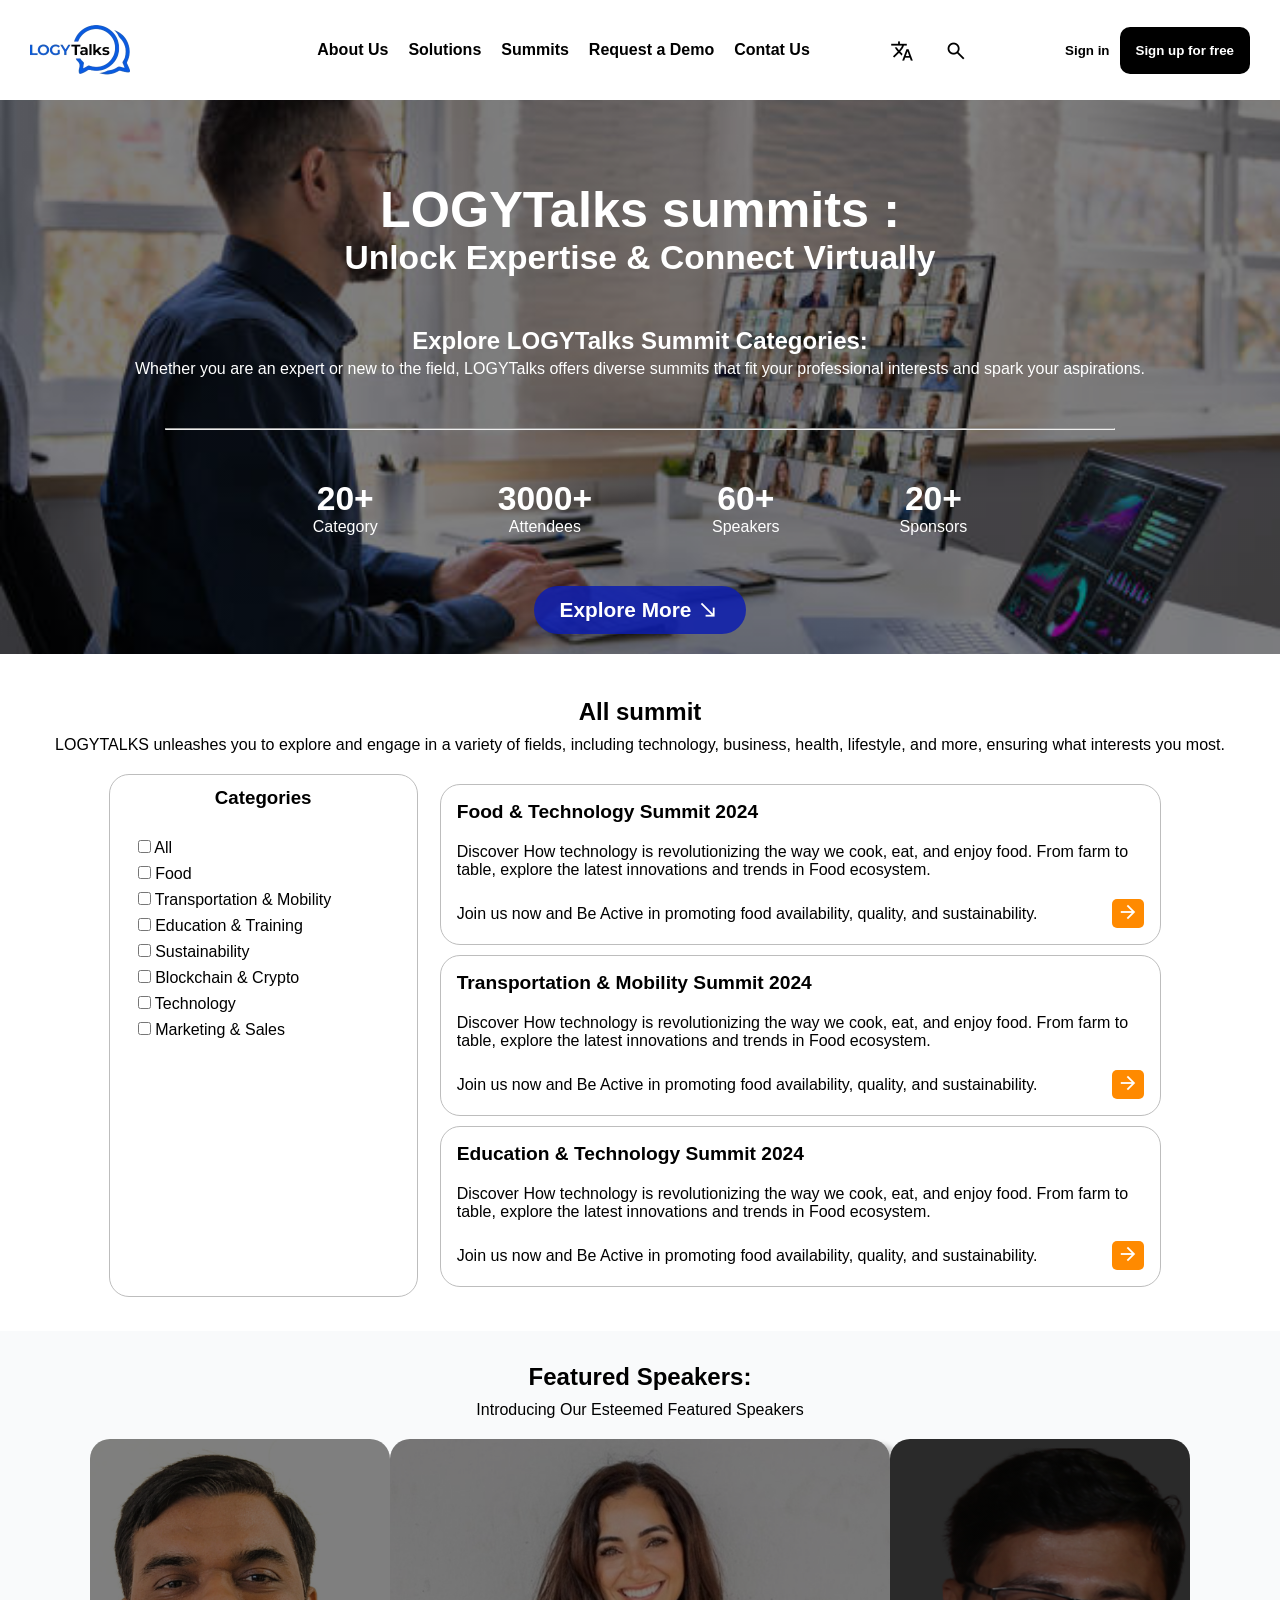
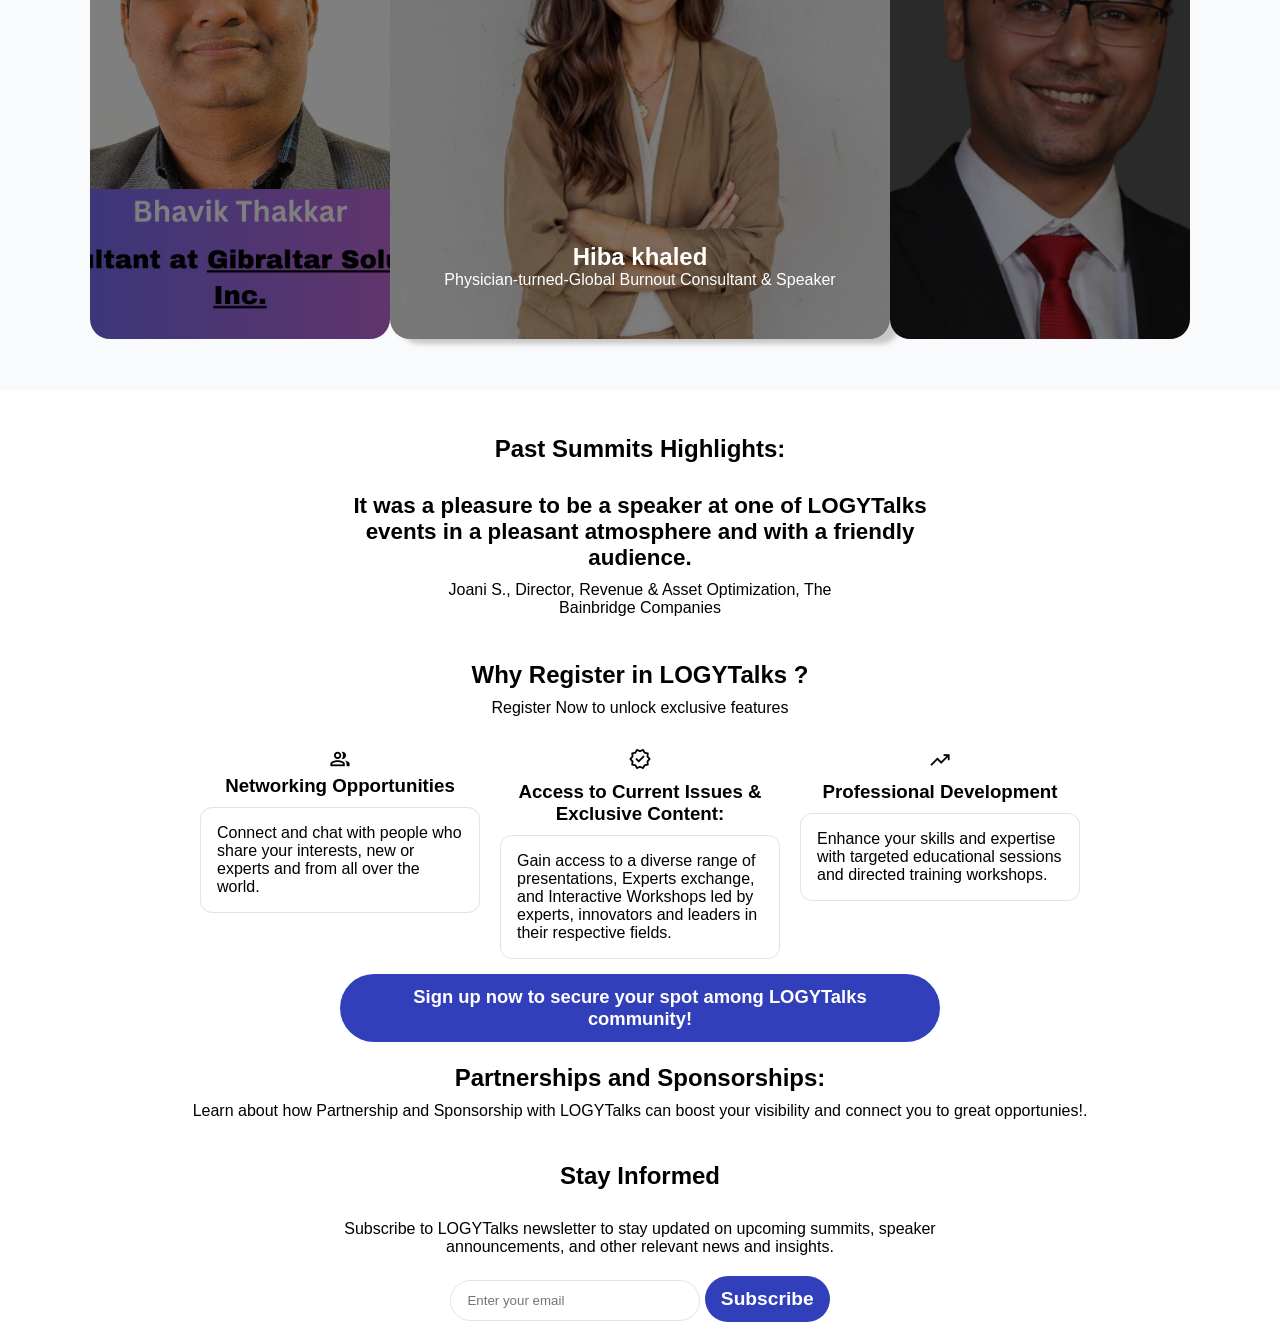
<file: all_summit_page/index.html>
<!DOCTYPE html>
<html lang="en">
  <head>
    <meta charset="UTF-8" />
    <meta name="viewport" content="width=device-width, initial-scale=1.0" />

    <title>LogyTalks summits</title>

    <style>
      .material-symbols-outlined {
        font-variation-settings: "FILL" 0, "wght" 400, "GRAD" 0, "opsz" 18;
      }
    </style>

    <link
      rel="stylesheet"
      href="https://fonts.googleapis.com/css2?family=Material+Symbols+Outlined:opsz,wght,FILL,GRAD@20..48,100..700,0..1,-50..200"
    />
    <link rel="stylesheet" href="styles.css" />
  </head>
  <body>
    <!-- This is a modified version of the navigation of the site  -->
    <header class="header-container">
      <img
        src="images/logytalks_logo-removebg-preview (1).png"
        alt="company-logo"
        width="100px"
        height="100px"
      />
      <div class="nav-middle">
        <nav class="nav-links">
          <ul>
            <li><a href="#">About Us</a></li>
            <li><a href="#">Solutions</a></li>
            <li><a href="#">Summits</a></li>
            <li><a href="#">Request a Demo</a></li>
            <li><a href="#">Contat Us</a></li>
          </ul>
        </nav>
        <div class="icons">
          <div>
            <span class="material-symbols-outlined"> translate </span>
          </div>
          <div>
            <span class="material-symbols-outlined">Search</span>
          </div>
        </div>
      </div>
      <div class="nav-right">
        <div class="CTAS">
          <button class="signin">Sign in</button>
          <button class="signup">Sign up for free</button>
        </div>
      </div>
    </header>

    <main>
      <section class="hero-section">
        <div class="hero-content">
          <div class="hero-header">
            <h1>LOGYTalks summits :</h1>
            <p>Unlock Expertise & Connect Virtually</p>
          </div>
          <div class="hero-subHeader">
            <h2 class="sub-Header">Explore LOGYTalks Summit Categories:</h2>
            <p>
              Whether you are an expert or new to the field, LOGYTalks offers
              diverse summits that fit your professional interests and spark
              your aspirations.
            </p>
          </div>
          <hr />
          <div class="numbers">
            <div>
              <p class="number">20+</p>
              <p>Category</p>
            </div>
            <div>
              <p class="number">3000+</p>
              <p>Attendees</p>
            </div>

            <div>
              <p class="number">60+</p>
              <p>Speakers</p>
            </div>
            <div>
              <p class="number">20+</p>
              <p>Sponsors</p>
            </div>
          </div>
          <div class="explore-container">
            <button class="explore-btn btn">
              Explore More<span class="material-symbols-outlined">
                south_east
              </span>
            </button>
          </div>
        </div>
      </section>
      <section class="main-section section-container">
        <div class="main-header">
          <h1 class="main-title">All summit</h1>
          <p>
            LOGYTALKS unleashes you to explore and engage in a variety of
            fields, including technology, business, health, lifestyle, and more,
            ensuring what interests you most.
          </p>
        </div>

        <div class="categories">
          <div class="categories-filter">
            <h3>Categories</h3>
            <div class="filter">
              <div><input type="checkbox" /> <span>All</span></div>
              <div><input type="checkbox" /> <span>Food</span></div>
              <div>
                <input type="checkbox" />
                <span>Transportation & Mobility</span>
              </div>
              <div>
                <input type="checkbox" /> <span>Education & Training</span>
              </div>
              <div><input type="checkbox" /> <span>Sustainability</span></div>
              <div>
                <input type="checkbox" /> <span>Blockchain & Crypto</span>
              </div>
              <div><input type="checkbox" /> <span>Technology</span></div>
              <div>
                <input type="checkbox" /> <span>Marketing & Sales</span>
              </div>
            </div>
          </div>
          <div class="categories-container">
            <div class="categories-description">
              <p class="category-title">Food & Technology Summit 2024</p>
              <p>
                Discover How technology is revolutionizing the way we cook, eat,
                and enjoy food. From farm to table, explore the latest
                innovations and trends in Food ecosystem.
              </p>

              <div class="categories-cta">
                <p>
                  Join us now and Be Active in promoting food availability,
                  quality, and sustainability.
                </p>
                <div>
                  <button class="btn-category">
                    <span class="material-symbols-outlined">
                      arrow_forward
                    </span>
                  </button>
                </div>
              </div>
            </div>
            <div class="categories-description">
              <p class="category-title">
                Transportation & Mobility Summit 2024
              </p>
              <p>
                Discover How technology is revolutionizing the way we cook, eat,
                and enjoy food. From farm to table, explore the latest
                innovations and trends in Food ecosystem.
              </p>

              <div class="categories-cta">
                <p>
                  Join us now and Be Active in promoting food availability,
                  quality, and sustainability.
                </p>
                <div>
                  <button class="btn-category">
                    <span class="material-symbols-outlined">
                      arrow_forward
                    </span>
                  </button>
                </div>
              </div>
            </div>
            <div class="categories-description">
              <p class="category-title">Education & Technology Summit 2024</p>
              <p>
                Discover How technology is revolutionizing the way we cook, eat,
                and enjoy food. From farm to table, explore the latest
                innovations and trends in Food ecosystem.
              </p>
              <div class="categories-cta">
                <p>
                  Join us now and Be Active in promoting food availability,
                  quality, and sustainability.
                </p>
                <div>
                  <button class="btn-category">
                    <span class="material-symbols-outlined">
                      arrow_forward
                    </span>
                  </button>
                </div>
              </div>
            </div>
          </div>
        </div>
      </section>
      <section class="speakers-section section-container">
        <div class="speakers-header">
          <h1 class="speakers-title">Featured Speakers:</h1>
          <p>Introducing Our Esteemed Featured Speakers</p>
        </div>
        <div class="speakers-container">
          <div class="first"></div>
          <div class="middle">
            <div>
              <h1>Hiba khaled</h1>
              <p>Physician-turned-Global Burnout Consultant & Speaker</p>
            </div>
          </div>
          <div class="last"></div>
        </div>
      </section>
      <section class="testimonials-section section-container">
        <h1 class="testimonials-title">Past Summits Highlights:</h1>
        <div class="testimonials-content">
          <p class="testimonials-quote">
            It was a pleasure to be a speaker at one of LOGYTalks events in a
            pleasant atmosphere and with a friendly audience.
          </p>
          <p class="testimonials-author">
            Joani S., Director, Revenue & Asset Optimization, The Bainbridge
            Companies
          </p>
        </div>
      </section>
      <section class="registration-section">
        <div class="registration-content">
          <div class="registration-header">
            <h1 class="registration-title">Why Register in LOGYTalks ?</h1>
            <p>Register Now to unlock exclusive features</p>
          </div>
          <div class="registration-benefits">
            <div class="cell">
              <div>
                <span class="material-symbols-outlined"> group </span>
                <h3>Networking Opportunities</h3>
              </div>
              <div class="benefits">
                <p>
                  Connect and chat with people who share your interests, new or
                  experts and from all over the world.
                </p>
              </div>
            </div>
            <div class="cell">
              <span class="material-symbols-outlined"> verified </span>
              <h3>Access to Current Issues & Exclusive Content:</h3>
              <div class="benefits">
                <p>
                  Gain access to a diverse range of presentations, Experts
                  exchange, and Interactive Workshops led by experts, innovators
                  and leaders in their respective fields.
                </p>
              </div>
            </div>
            <div class="cell cell-middle">
              <span class="material-symbols-outlined"> trending_up </span>
              <h3>Professional Development</h3>
              <div class="benefits">
                <p>
                  Enhance your skills and expertise with targeted educational
                  sessions and directed training workshops.
                </p>
              </div>
            </div>
          </div>
          <div>
            <button class="register-btn btn">
              Sign up now to secure your spot among LOGYTalks community!
            </button>
          </div>
        </div>
      </section>
      <section class="partnerships-section">
        <div class="partnerships-header">
          <h1 class="partnerships-title">Partnerships and Sponsorships:</h1>
          <p>
            Learn about how Partnership and Sponsorship with LOGYTalks can boost
            your visibility and connect you to great opportunies!.
          </p>
        </div>
        <div class="partnerships-content"></div>
      </section>
      <section class="subscription-section">
        <div>
          <h1>Stay Informed</h1>
        </div>
        <div class="subscription-content">
          <p>
            Subscribe to LOGYTalks newsletter to stay updated on upcoming
            summits, speaker announcements, and other relevant news and
            insights.
          </p>
          <form>
            <input type="email" id="email" placeholder="Enter your email" />
            <button type="submit" class="subscribe">Subscribe</button>
          </form>
        </div>
      </section>
    </main>
  </body>
</html>
</file>
<file: all_summit_page/styles.css>
*{
  margin: 0;
  padding: 0;
  box-sizing: border-box;
  font-family: Arial, Helvetica, sans-serif;
}

ul{
  list-style-type: none;
}

a{
 text-decoration: none; 
 color:black;
}

a:hover{
  color:rgba(14,30,175,0.85);
  cursor: pointer;
  
}

.header-container{
  display: flex;
  align-items: center;
  justify-content: space-between;
  padding-inline: 30px;
}
  
.icons{
display: flex;
align-items: center;
margin-top: 5px;
gap: 30px;
cursor: pointer;
}

.nav-links ul{
  display: flex; 
  gap: 20px;
  font-weight: 700;
}

.nav-middle{
  display: flex;
  gap: 80px;
  align-items: center;
  margin-left: 100px;
}
  
.signin{
  border: none;
  background-color: white;
  font-weight: 700;
  cursor: pointer;
  margin: 10px;
}


.signup{
  background-color: #000;
  color: #fff;
  padding: 16px;
  border-radius: 10px;
  border: none;
  cursor: pointer;
  font-weight: 700;
}
  
.signup:hover{
  background-color:#000000b1 ;
}

.CTAS{
  display: flex;
  align-items: center;
}




.hero-section{
  background-image:linear-gradient(
    rgba(0,0,0,0.5),
    rgba(0,0,0,0.5)),url('images/Copy\ of\ SUMMIT\ COVER\ 2\ .jpg');
  background-size: cover;
  background-position: center;
  display: flex;
  align-items: center;
  justify-content: center;
  color: #fff;
  
  text-align: center;
  /* padding: 12px; */
}


main{
  display: flex;
  flex-direction: column;
  gap: 12px;
}

.hero-header{
  font-size: 2.1rem;
  font-weight: bold;
}

@media (max-width: 500px) {
  .hero-header {
    font-size: 1.1rem;
  }
}

.hero-content{
  display: flex;
  flex-direction: column;
  align-items: center;
  gap: 50px;
  margin-top: 80px;
}

.sub-Header{
  margin-bottom: 5px;
}

hr{
  width: 950px;
}

@media (max-width:500px){
  .header-container{
    display: none;
  }
}

@media (max-width: 500px) {
  hr {
    width: 350px;
  }
}

@media (max-width: 500px) {
  .categories{
    flex-direction: column;
  }
 
}

@media (max-width: 500px) {
  .filter{
    display: flex;
  }
}

@media (max-width:500px){
  .categories-filter{
    width: 10%;
  }
}

@media (max-width:500px){
  .categories-container{
    width: 100%;
  }
}

/* @media (max-width:500px){
  .categories{
    display: grid;
    grid-template-rows: repeat(2,1fr);
  }
} */

.numbers{
  display: flex;
  flex-wrap: wrap; 
  align-items: center; 
  justify-content: center;
  gap: 120px;
}

.number{
font-weight: bold;
font-size: 2.1rem;
}


.btn{
  background-color: rgba(14,30,175,0.85);
  cursor:pointer;
  border: none;
  color: white;
  border-radius: 50px;
  font-weight: bold;
}

.explore-btn{
  display: flex;
  align-items: center;
  gap: 5px;
  padding: 12px 26px;
  font-size: 1.3rem;
  
  margin-bottom: 20px;
  transition: transform 500ms;
}

.explore-btn:hover{
  background-color: rgba(14,30,175);
  transform: translateY(0.75rem);
}

.section-container{
  display: flex;
  flex-direction: column;
  gap: 20px;
  padding: 22px;
}


.main-header,.speakers-header{
  text-align: center;
  /* max-width: 680px; */
  margin: 0 auto;
}

.main-title,.speakers-title,.testimonials-title,.registration-title,.partnerships-title{
  margin: 10px;
}

.categories{
  display: flex;
  justify-content: center;
  
  flex-wrap: wrap;
  gap: 12px;
}

  
.categories-filter,.categories-description{
  border: 1px solid rgba(188, 188, 188, 0.975);
  border-radius: 20px;
}
  
.categories-description{
  display: flex;
  flex-direction: column;
  justify-content: flex-end;
  margin: 10px;
  padding: 16px;
  gap: 20px;
}

  


.category-title{
  font-weight: bold;
  font-size: 1.2rem;
}

.categories-container{
width: 60%;
} 

.categories-filter{
  width:25%;
  padding: 12px;
}

.categories-filter h3{
  text-align: center;
  margin-bottom: 30px;
}


.categories-filter div{
  margin: 8px;
}


.categories-cta{
  display: flex;
  align-items: center; 
  justify-content: space-between;
}

.btn-category{
  background-color: #FF8A00;
  color: white;
  border-radius: 5px;
  border: none;
  padding: 1px 4px;
  cursor: pointer;
}

.speakers-section{
  background-color: #f9fafb;
}

.speakers-container{
  display: flex;
  justify-content: center;
}

.first{
  background-image: linear-gradient(
    rgba(0,0,0,0.5),
    rgba(0,0,0,0.5)),url(images/16999977166700704050.png);
  background-repeat: no-repeat;
  background-size: cover;
  background-position: center;
  width: 300px;
  height: 500px;
  border-radius: 20px;
}

.middle{
  background-image: linear-gradient(
    rgba(0,0,0,0.5),
    rgba(0,0,0,0.5)),url(images/17096477304657757671.jpeg);
  background-repeat: no-repeat;
  background-size: cover;
  background-position: center;
  width: 500px;
  height: 500px;
  box-shadow: 10px 5px 5px rgb(200, 200, 200);
  border-radius: 20px;
  margin-bottom: 30px;
  color:#fff;
  display: flex;
  justify-content: center;
  align-items: end;
  text-align: center;
  padding: 50px;
}

.last{
  background-image: linear-gradient(
    rgba(0,0,0,0.5),
    rgba(0,0,0,0.5)),url(images/17004746266773612466.png);
  background-repeat: no-repeat;
  background-size: cover;
  background-position: center;
  width: 300px;
  height: 500px;
  border-radius: 20px;
}

.testimonials-section,.registration-section,.partnerships-section
{
  display: flex;
  justify-content: center;
  align-items: center;
}

.testimonials-content,.registration-content,.subscription-content{
  max-width: 600px;
  display: flex;
  flex-direction: column;
  justify-content: center;
  align-items: center;
  text-align: center;
  
}

.testimonials-quote{
 font-size: 1.4rem;
 font-weight:700;
 margin-bottom: 10px;
}
 
.testimonials-author{
  font-weight: lighter;
  margin: 0 auto;
  max-width: 450px;
}

.registration-benefits{
  display: flex;
  gap: 20px;
  margin-bottom: 15px;
  }


.registration-header,.partnerships-header{
  margin-bottom: 30px;
}

.cell-middle{
  margin-bottom: 20px;
}

.benefits{
  border: 1px solid rgb(226, 226, 226);
  padding: 16px;
  border-radius: 12px;
  width: 280px;
  text-align: start;
}

.cell{
  display: flex;
  flex-direction: column;
  gap: 10px;
}

.register-btn{
  padding: 12px 22px;
 font-size: 1.15rem;
}

.partnerships-section{
  text-align: center;
}

.subscription-section{
  display: flex;
  flex-direction: column;
  align-items: center;
  justify-content: center;
  gap: 30px;
  
}
form{
  margin-top: 20px;
}
.subscribe{
  

  cursor:pointer;
  padding: 12px 16px;
  background-color: rgba(14,30,175,0.85);
  border-radius: 50px;
  border: none;
  color: white;
  font-size: 1.2rem;
  font-weight: bold;
  margin-bottom: 20px;
  transition: transform 500ms;
}

#email{
  padding: 12px 16px;
  border-radius: 50px;
  width: 250px;
  border: 1px solid rgb(227, 227, 227);
}
</file>
